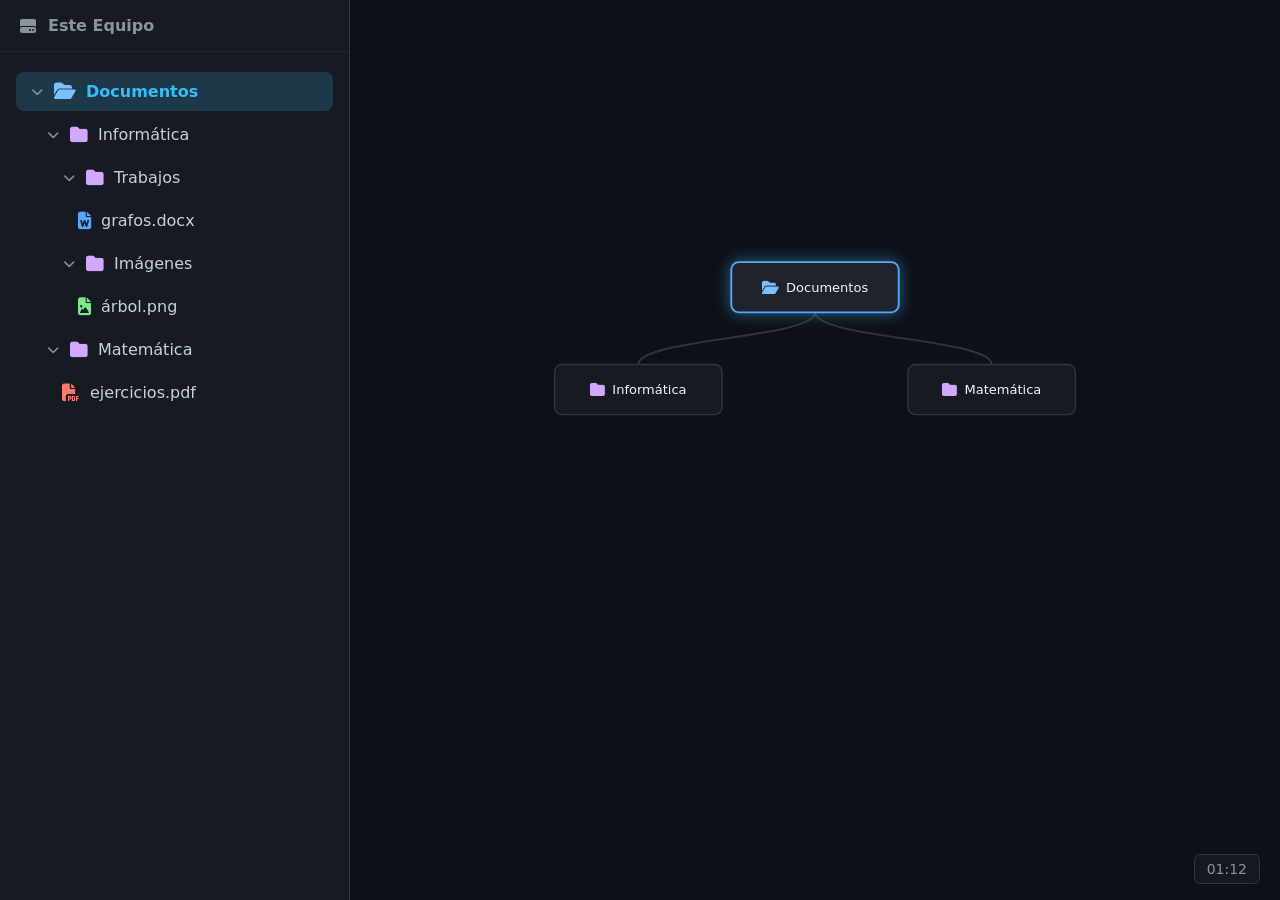
<file: index.html>
<!DOCTYPE html>
<html lang="es">
<head>
    <meta charset="UTF-8">
    <meta name="viewport" content="width=device-width, initial-scale=1.0">
    <title>Explorador de archivos - Grafos y Árboles</title>
    <link rel="stylesheet" href="css/style.css">
    <link rel="stylesheet" href="https://cdnjs.cloudflare.com/ajax/libs/font-awesome/6.4.0/css/all.min.css">
</head>
<body>
    <div class="app-container">
        <div class="main-layout">
            <aside class="sidebar">
                <div class="sidebar-header">
                    <i class="fa-solid fa-hard-drive"></i>
                    <span>Este Equipo</span>
                </div>
                <div class="tree-view" id="sidebar-tree">
                    <div class="tree-item root-item" data-id="documentos">
                        <div class="item-content selected open" data-id="documentos">
                            <i class="fa-solid fa-chevron-down toggle-arrow"></i>
                            <i class="fa-solid fa-folder-open folder-icon root-icon"></i>
                            <span class="item-name">Documentos</span>
                        </div>
                        <div class="sub-tree open" data-parent="documentos">
                            <div class="tree-item" data-id="informatica">
                                <div class="item-content open" data-id="informatica">
                                    <i class="fa-solid fa-chevron-down toggle-arrow"></i>
                                    <i class="fa-solid fa-folder folder-icon"></i>
                                    <span class="item-name">Informática</span>
                                </div>
                                <div class="sub-tree open" data-parent="informatica">
                                    <div class="tree-item" data-id="trabajos">
                                        <div class="item-content open" data-id="trabajos">
                                            <i class="fa-solid fa-chevron-down toggle-arrow"></i>
                                            <i class="fa-solid fa-folder folder-icon"></i>
                                            <span class="item-name">Trabajos</span>
                                        </div>
                                        <div class="sub-tree open" data-parent="trabajos">
                                            <div class="tree-item" data-id="grafos.docx">
                                                <div class="item-content file-item" data-id="grafos.docx">
                                                    <i class="fa-solid fa-file-word file-icon doc-icon"></i>
                                                    <span class="item-name">grafos.docx</span>
                                                </div>
                                            </div>
                                        </div>
                                    </div>
                                    <div class="tree-item" data-id="imagenes">
                                        <div class="item-content open" data-id="imagenes">
                                            <i class="fa-solid fa-chevron-down toggle-arrow"></i>
                                            <i class="fa-solid fa-folder folder-icon"></i>
                                            <span class="item-name">Imágenes</span>
                                        </div>
                                        <div class="sub-tree open" data-parent="imagenes">
                                            <div class="tree-item" data-id="árbol.png">
                                                <div class="item-content file-item" data-id="árbol.png">
                                                    <i class="fa-solid fa-file-image file-icon img-icon"></i>
                                                    <span class="item-name">árbol.png</span>
                                                </div>
                                            </div>
                                        </div>
                                    </div>
                                </div>
                            </div>
                            <div class="tree-item" data-id="matematica">
                                <div class="item-content open" data-id="matematica">
                                    <i class="fa-solid fa-chevron-down toggle-arrow"></i>
                                    <i class="fa-solid fa-folder folder-icon"></i>
                                    <span class="item-name">Matemática</span>
                                </div>
                                <div class="sub-tree open" data-parent="matematica">
                                    <div class="tree-item" data-id="ejercicios.pdf">
                                        <div class="item-content file-item" data-id="ejercicios.pdf">
                                            <i class="fa-solid fa-file-pdf file-icon pdf-icon"></i>
                                            <span class="item-name">ejercicios.pdf</span>
                                        </div>
                                    </div>
                                </div>
                            </div>
                        </div>
                    </div>
                </div>
            </aside>
            <main class="main-content">
                <div class="canvas-container">
                    <svg id="tree-svg" viewBox="0 0 1000 480" preserveAspectRatio="xMidYMid meet">
                        <g id="connections-layer"></g>
                        <g id="nodes-layer"></g>
                    </svg>
                </div>
                <div id="live-clock" class="live-clock"></div>
            </main>
        </div>
    </div>
    <script src="js/script.js"></script>
    <script src="js/keys.js"></script>
</body>
</html>
</file>
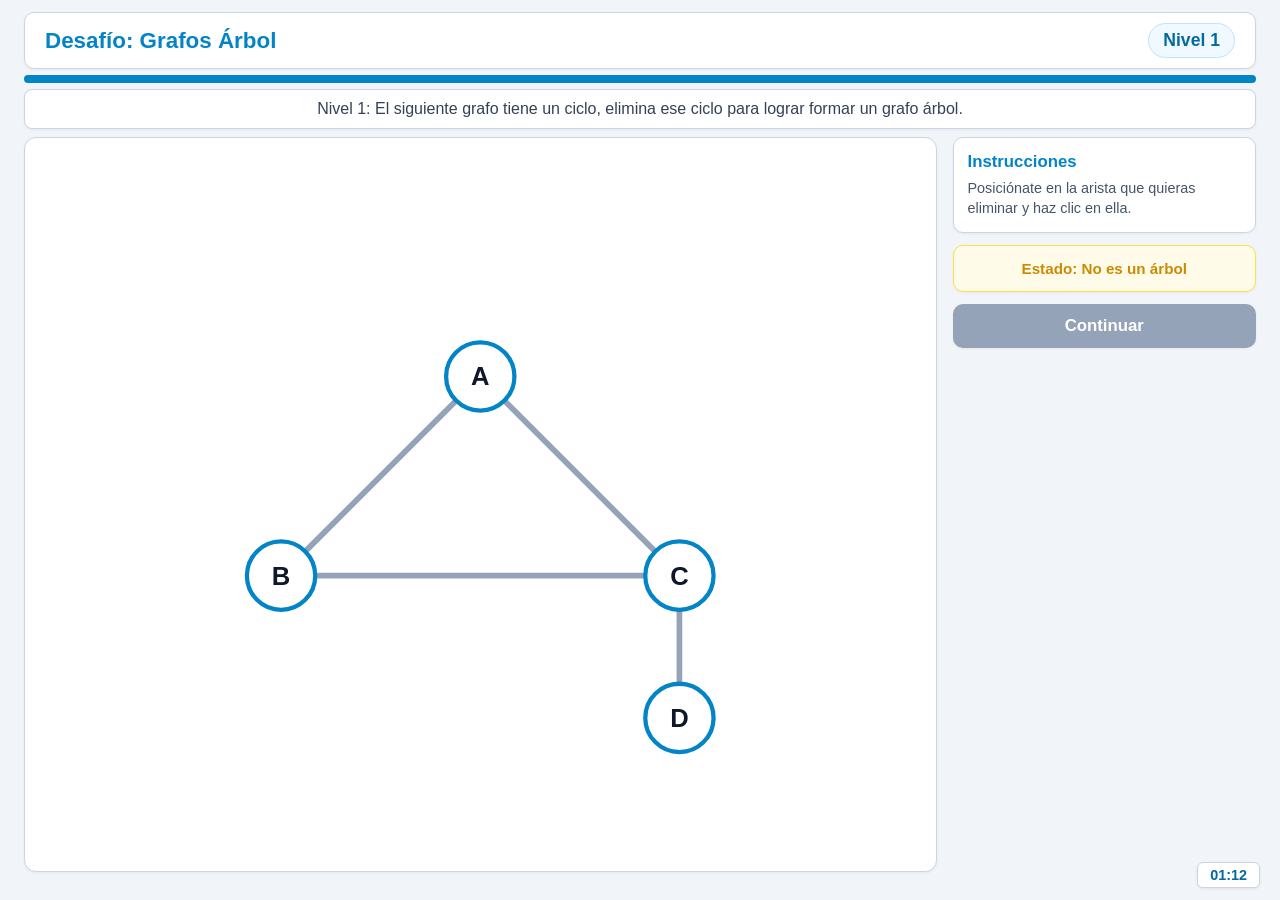
<file: juegoLudico.html>
<!DOCTYPE html>
<html lang="es">
<head>
    <meta charset="UTF-8">
    <meta name="viewport" content="width=device-width, initial-scale=1.0">
    <title>Desafío: Grafos Árbol</title>
    <link rel="stylesheet" href="juegoLudico.css">
</head>
<body>
    <div class="app-container">
        <header class="app-header">
            <h1 class="app-title">Desafío: Grafos Árbol</h1>
            <div class="level-indicator">Nivel <span id="current-level-num">1</span></div>
        </header>

        <div class="progress-bar-wrapper">
            <div class="progress-bar" id="progress-bar"></div>
        </div>

        <div class="mission-banner" id="mission-text">
            Cargando consigna...
        </div>

        <main class="main-section">
            <div class="graph-card">
                <svg id="graph-svg" viewBox="0 0 640 380" preserveAspectRatio="xMidYMid meet"></svg>
            </div>
            <aside class="control-panel">
                <div class="instruction-box">
                    <h3>Instrucciones</h3>
                    <p id="instruction-detail"></p>
                </div>
                <div class="status-box" id="status-box">
                    Estado: No es un árbol
                </div>
                <button class="continue-btn" id="continue-btn" disabled onclick="handleContinueClick()">Continuar</button>
            </aside>
        </main>

        <footer class="app-footer"></footer>
    </div>

    <div class="clock-display" id="realtime-clock">00:00</div>

    <div class="modal-overlay" id="end-modal">
        <div class="modal-card">
            <h2 id="modal-title">¡Actividad finalizada!</h2>
            <p id="modal-message"></p>
            <div class="modal-score-tag" id="modal-score-display">+100 puntos</div>
            <button class="modal-btn" onclick="location.reload()">Jugar de nuevo</button>
        </div>
    </div>

    <div class="floating-notification" id="floating-notification">+100 puntos</div>

    <script src="juegoLudico.js"></script>
    <script src="js/keys.js"></script>
</body>
</html>
</file>
<file: css/style.css>
* {
    box-sizing: border-box;
    margin: 0;
    padding: 0;
    font-family: system-ui, -apple-system, BlinkMacSystemFont, 'Segoe UI', Roboto, Oxygen, Ubuntu, Cantarell, sans-serif;
}

html, body {
    width: 100%;
    height: 100vh;
    overflow: hidden;
    background-color: #0d1117;
    color: #f3f4f6;
}

.app-container {
    width: 100%;
    height: 100vh;
    display: flex;
    flex-direction: column;
    position: relative;
    overflow: hidden;
}

.main-layout {
    display: flex;
    width: 100%;
    height: 100vh;
    overflow: hidden;
}

.sidebar {
    width: 28%;
    min-width: 260px;
    max-width: 350px;
    background-color: #161b22;
    border-right: 1px solid #30363d;
    display: flex;
    flex-direction: column;
    height: 100%;
    overflow-y: auto;
    flex-shrink: 0;
}

.sidebar-header {
    padding: 16px 20px;
    display: flex;
    align-items: center;
    gap: 12px;
    font-size: 1rem;
    font-weight: 600;
    color: #8b949e;
    border-bottom: 1px solid #21262d;
}

.tree-view {
    padding: 16px;
}

.tree-item {
    margin-left: 16px;
}

.tree-item.root-item {
    margin-left: 0;
}

.item-content {
    display: flex;
    align-items: center;
    gap: 10px;
    padding: 10px 14px;
    border-radius: 8px;
    cursor: pointer;
    transition: background-color 0.15s ease, color 0.15s ease;
    font-size: 1rem;
    color: #c9d1d9;
    user-select: none;
    margin: 4px 0;
}

.item-content:hover {
    background-color: rgba(255, 255, 255, 0.05);
    color: #ffffff;
}

.item-content.selected {
    background-color: rgba(56, 189, 248, 0.18);
    color: #38bdf8;
    font-weight: 600;
}

.toggle-arrow {
    font-size: 0.75rem;
    color: #8b949e;
    transition: transform 0.2s ease;
    width: 14px;
    text-align: center;
}

.item-content.open .toggle-arrow {
    transform: rotate(0deg);
}

.item-content:not(.open) .toggle-arrow {
    transform: rotate(-90deg);
}

.sub-tree {
    display: none;
}

.sub-tree.open {
    display: block;
}

.folder-icon { color: #d2a8ff; font-size: 1.1rem; }
.root-icon { color: #79c0ff; font-size: 1.2rem; }
.doc-icon { color: #58a6ff; font-size: 1.1rem; }
.img-icon { color: #7ee787; font-size: 1.1rem; }
.pdf-icon { color: #ff7b72; font-size: 1.1rem; }

.main-content {
    flex: 1;
    height: 100%;
    display: flex;
    flex-direction: column;
    background-color: #0d1117;
    position: relative;
    overflow: hidden;
}

.canvas-container {
    flex: 1;
    width: 100%;
    height: 100%;
    display: flex;
    align-items: center;
    justify-content: center;
    position: relative;
    overflow: hidden;
}

#tree-svg {
    width: 100%;
    height: 100%;
    max-width: 100%;
    max-height: 100%;
}

.svg-node {
    cursor: pointer;
    transition: transform 0.2s ease, opacity 0.3s ease;
}

.svg-node:hover rect {
    stroke: #38bdf8;
    stroke-width: 2px;
}

.svg-node.selected rect {
    stroke: #38bdf8;
    stroke-width: 2.5px;
    filter: drop-shadow(0 0 8px rgba(56, 189, 248, 0.5));
}

.svg-node rect {
    fill: #161b22;
    stroke: #30363d;
    stroke-width: 1.5px;
    rx: 8px;
    ry: 8px;
    transition: all 0.2s ease;
}

.svg-node.root-node rect {
    fill: #1f242c;
    stroke: #58a6ff;
    stroke-width: 2px;
}

.svg-node text {
    fill: #f0f6fc;
    font-size: 14px;
    font-weight: 500;
}

.svg-edge {
    stroke: #30363d;
    stroke-width: 2px;
    fill: none;
    transition: stroke 0.48s cubic-bezier(0.4, 0, 0.2, 1), stroke-width 0.48s cubic-bezier(0.4, 0, 0.2, 1), opacity 0.4s ease, filter 0.48s cubic-bezier(0.4, 0, 0.2, 1);
}

.svg-edge.highlighted {
    stroke: #2da1d4;
    stroke-width: 3px;
    filter: drop-shadow(0 0 4px rgba(45, 161, 212, 0.4));
}

.svg-edge.custom-red {
    stroke: #cc625b;
    stroke-width: 3px;
    filter: drop-shadow(0 0 4px rgba(204, 98, 91, 0.4));
    cursor: pointer;
}

.svg-edge.custom-red:hover {
    stroke: #ff4d4d;
    stroke-width: 4.5px;
    filter: drop-shadow(0 0 8px rgba(255, 77, 77, 0.7));
}

.live-clock {
    position: absolute;
    bottom: 16px;
    right: 20px;
    font-size: 14px;
    font-weight: 500;
    color: #8b949e;
    background-color: rgba(22, 27, 34, 0.85);
    padding: 6px 12px;
    border-radius: 6px;
    border: 1px solid #30363d;
    pointer-events: none;
    z-index: 20;
}

@media (max-width: 1024px) {
    .sidebar {
        position: absolute;
        left: 0;
        top: 0;
        z-index: 10;
        height: 100%;
        box-shadow: 4px 0 12px rgba(0,0,0,0.5);
    }
}
</file>
<file: juegoLudico.css>
* {
    box-sizing: border-box;
    margin: 0;
    padding: 0;
    font-family: 'Segoe UI', Tahoma, Geneva, Verdana, sans-serif;
    user-select: none;
}

html, body {
    width: 100vw;
    height: 100vh;
    height: 100dvh;
    overflow: hidden;
    background-color: #f1f5f9;
    color: #0f172a;
    position: relative;
}

.app-container {
    width: 100%;
    height: 100%;
    display: flex;
    flex-direction: column;
    padding: 12px 24px;
    justify-content: space-between;
}

.app-header {
    display: flex;
    justify-content: space-between;
    align-items: center;
    background: #ffffff;
    padding: 10px 20px;
    border-radius: 10px;
    border: 1px solid #cbd5e1;
    box-shadow: 0 1px 3px rgba(0, 0, 0, 0.05);
}

.app-title {
    font-size: 1.4rem;
    font-weight: 700;
    color: #0284c7;
}

.level-indicator {
    font-size: 1.1rem;
    font-weight: 600;
    background: #f0f9ff;
    padding: 6px 14px;
    border-radius: 20px;
    border: 1px solid #bae6fd;
    color: #0369a1;
}

.progress-bar-wrapper {
    width: 100%;
    height: 8px;
    background: #e2e8f0;
    border-radius: 4px;
    overflow: hidden;
    margin: 6px 0;
}

.progress-bar {
    width: 100%;
    height: 100%;
    background: #0284c7;
    transition: width 0.4s ease;
}

.mission-banner {
    background: #ffffff;
    padding: 10px 18px;
    border-radius: 8px;
    font-size: 1rem;
    font-weight: 500;
    text-align: center;
    border-left: 5px solid #0284c7;
    color: #334155;
    border: 1px solid #cbd5e1;
    box-shadow: 0 1px 3px rgba(0, 0, 0, 0.05);
}

.main-section {
    flex: 1;
    display: flex;
    gap: 16px;
    margin: 8px 0;
    min-height: 0;
}

.graph-card {
    flex: 3;
    background: #ffffff;
    border-radius: 12px;
    border: 1px solid #cbd5e1;
    display: flex;
    justify-content: center;
    align-items: center;
    position: relative;
    overflow: hidden;
    box-shadow: 0 1px 3px rgba(0, 0, 0, 0.05);
}

#graph-svg {
    width: 100%;
    height: 100%;
}

.control-panel {
    flex: 1;
    display: flex;
    flex-direction: column;
    gap: 12px;
}

.instruction-box, .status-box {
    background: #ffffff;
    border-radius: 10px;
    padding: 14px;
    border: 1px solid #cbd5e1;
    box-shadow: 0 1px 3px rgba(0, 0, 0, 0.05);
}

.instruction-box h3 {
    font-size: 1.05rem;
    color: #0284c7;
    margin-bottom: 6px;
}

.instruction-box p {
    font-size: 0.9rem;
    color: #475569;
    line-height: 1.4;
}

.status-box {
    font-size: 0.95rem;
    font-weight: 600;
    text-align: center;
    color: #ca8a04;
    background: #fefce8;
    border-color: #fde047;
}

.status-box.success {
    color: #16a34a;
    background: #f0fdf4;
    border-color: #bbf7d0;
}

.continue-btn {
    background: #94a3b8;
    color: #ffffff;
    border: none;
    padding: 12px;
    font-size: 1.05rem;
    font-weight: 600;
    border-radius: 10px;
    cursor: not-allowed;
    transition: background 0.2s;
    box-shadow: 0 1px 3px rgba(0, 0, 0, 0.05);
}

.continue-btn.active {
    background: #16a34a;
    cursor: pointer;
}

.continue-btn.active:hover {
    background: #15803d;
}

.app-footer {
    text-align: center;
    padding: 4px;
    font-size: 0.85rem;
    color: #64748b;
}

.footer-hint strong {
    color: #0284c7;
}

.clock-display {
    position: fixed;
    bottom: 12px;
    right: 20px;
    background: #ffffff;
    border: 1px solid #cbd5e1;
    color: #0369a1;
    padding: 4px 12px;
    border-radius: 6px;
    font-size: 0.9rem;
    font-weight: 700;
    box-shadow: 0 1px 3px rgba(0, 0, 0, 0.08);
    pointer-events: none;
    z-index: 50;
}

.modal-overlay {
    position: fixed;
    top: 0;
    left: 0;
    width: 100vw;
    height: 100vh;
    background: rgba(15, 23, 42, 0.5);
    display: none;
    justify-content: center;
    align-items: center;
    z-index: 100;
}

.modal-card {
    background: #ffffff;
    padding: 30px;
    border-radius: 16px;
    border: 1px solid #cbd5e1;
    text-align: center;
    max-width: 420px;
    width: 90%;
    box-shadow: 0 20px 25px -5px rgba(0, 0, 0, 0.1);
}

.modal-card h2 {
    font-size: 1.6rem;
    color: #0284c7;
    margin-bottom: 12px;
}

.modal-card p {
    font-size: 0.95rem;
    color: #475569;
    margin-bottom: 16px;
    line-height: 1.5;
}

.modal-score-tag {
    font-size: 1.8rem;
    font-weight: 700;
    color: #16a34a;
    margin-bottom: 20px;
}

.modal-btn {
    background: #0284c7;
    color: #fff;
    border: none;
    padding: 10px 24px;
    font-size: 1rem;
    font-weight: 600;
    border-radius: 8px;
    cursor: pointer;
    transition: background 0.2s;
}

.modal-btn:hover {
    background: #0369a1;
}

.floating-notification {
    position: fixed;
    top: 20px;
    right: 20px;
    background: #16a34a;
    color: #fff;
    padding: 10px 20px;
    border-radius: 8px;
    font-weight: 700;
    font-size: 1.1rem;
    box-shadow: 0 10px 15px -3px rgba(0, 0, 0, 0.1);
    opacity: 0;
    transform: translateY(-20px);
    transition: all 0.3s ease;
    z-index: 200;
    pointer-events: none;
}

.floating-notification.show {
    opacity: 1;
    transform: translateY(0);
}

.edge-hit {
    stroke: transparent;
    stroke-width: 24px;
    cursor: pointer;
    fill: none;
}

.edge-visible {
    stroke: #94a3b8;
    stroke-width: 4px;
    stroke-linecap: round;
    transition: stroke 0.2s;
}

.edge-hit:hover + .edge-visible, .edge-visible:hover {
    stroke: #e11d48;
}

.node-group {
    cursor: pointer;
}

.node-circle {
    fill: #ffffff;
    stroke: #0284c7;
    stroke-width: 3px;
    transition: all 0.2s;
}

.node-group:hover .node-circle {
    fill: #e0f2fe;
    stroke: #0369a1;
}

.node-circle.selected {
    fill: #fef08a;
    stroke: #ca8a04;
    stroke-width: 4px;
}

.node-text {
    fill: #0f172a;
    font-size: 18px;
    font-weight: 700;
    text-anchor: middle;
    dominant-baseline: central;
    pointer-events: none;
}
</file>
